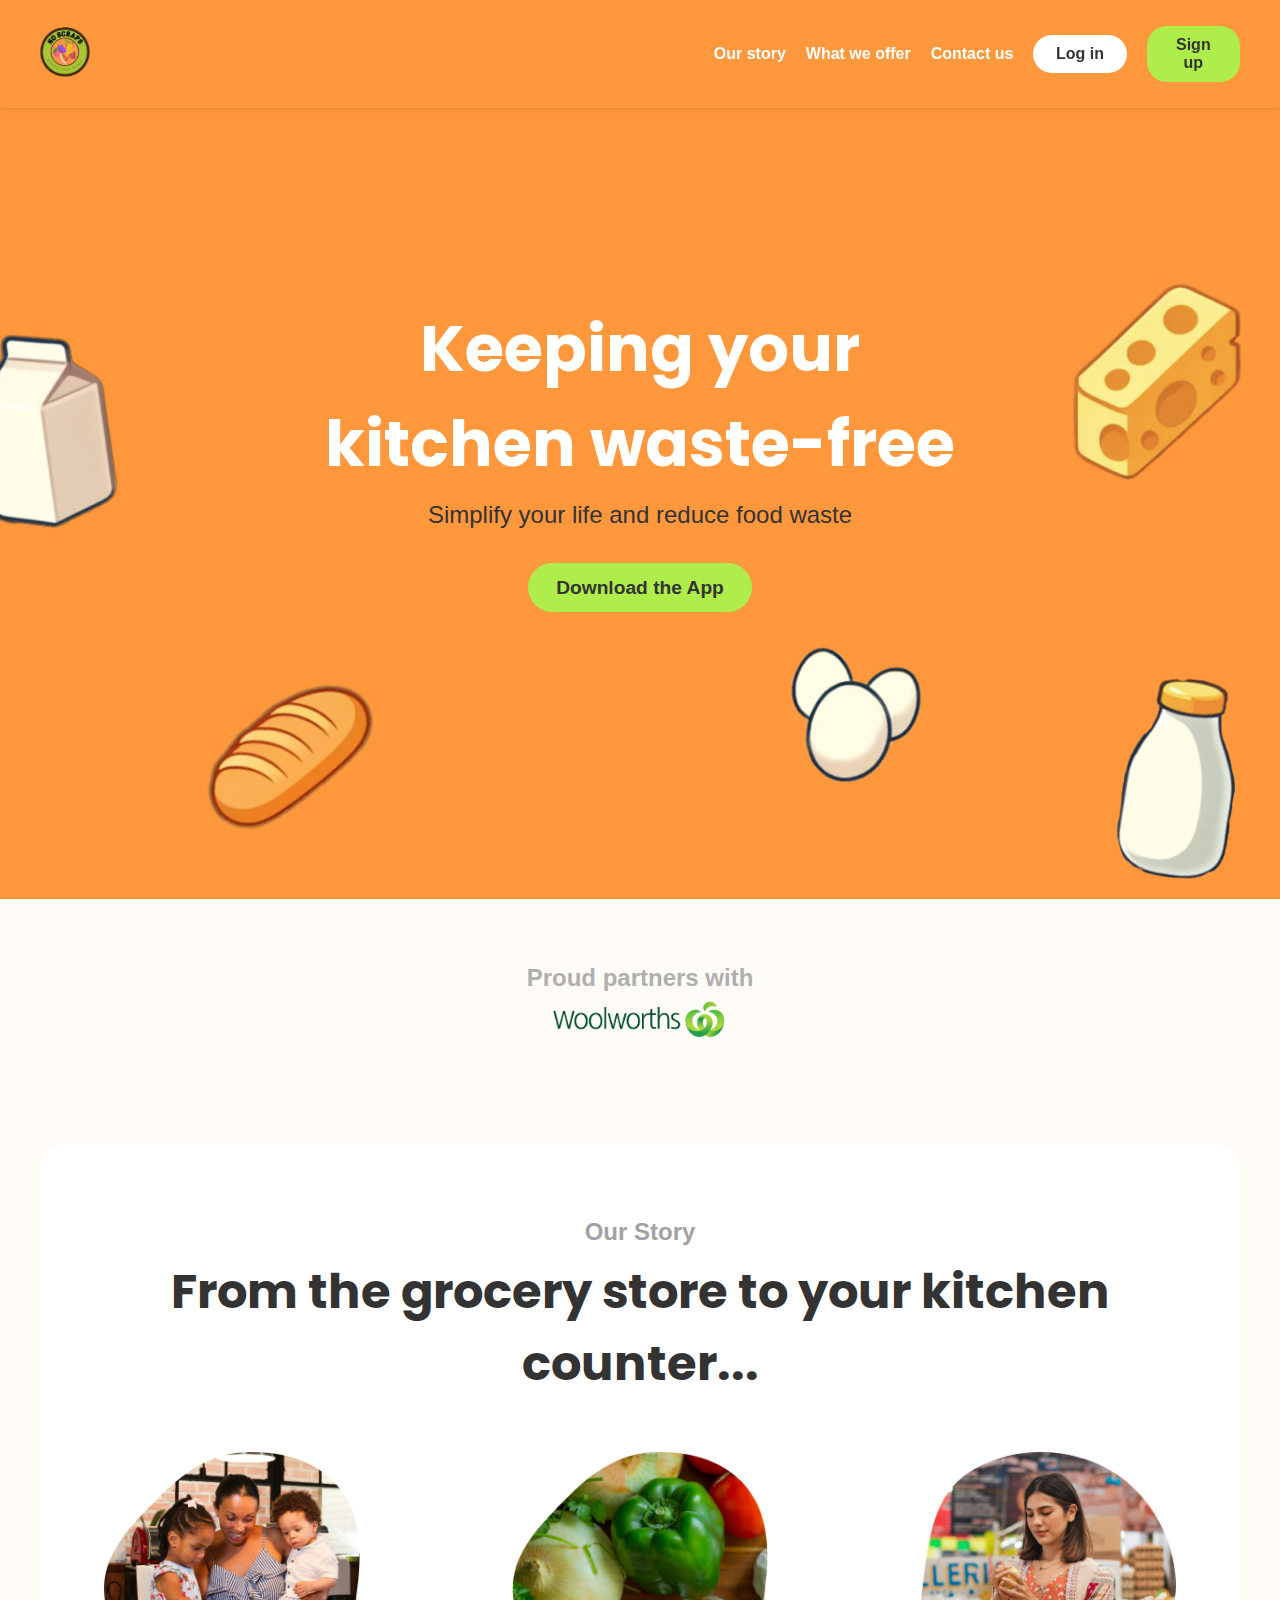
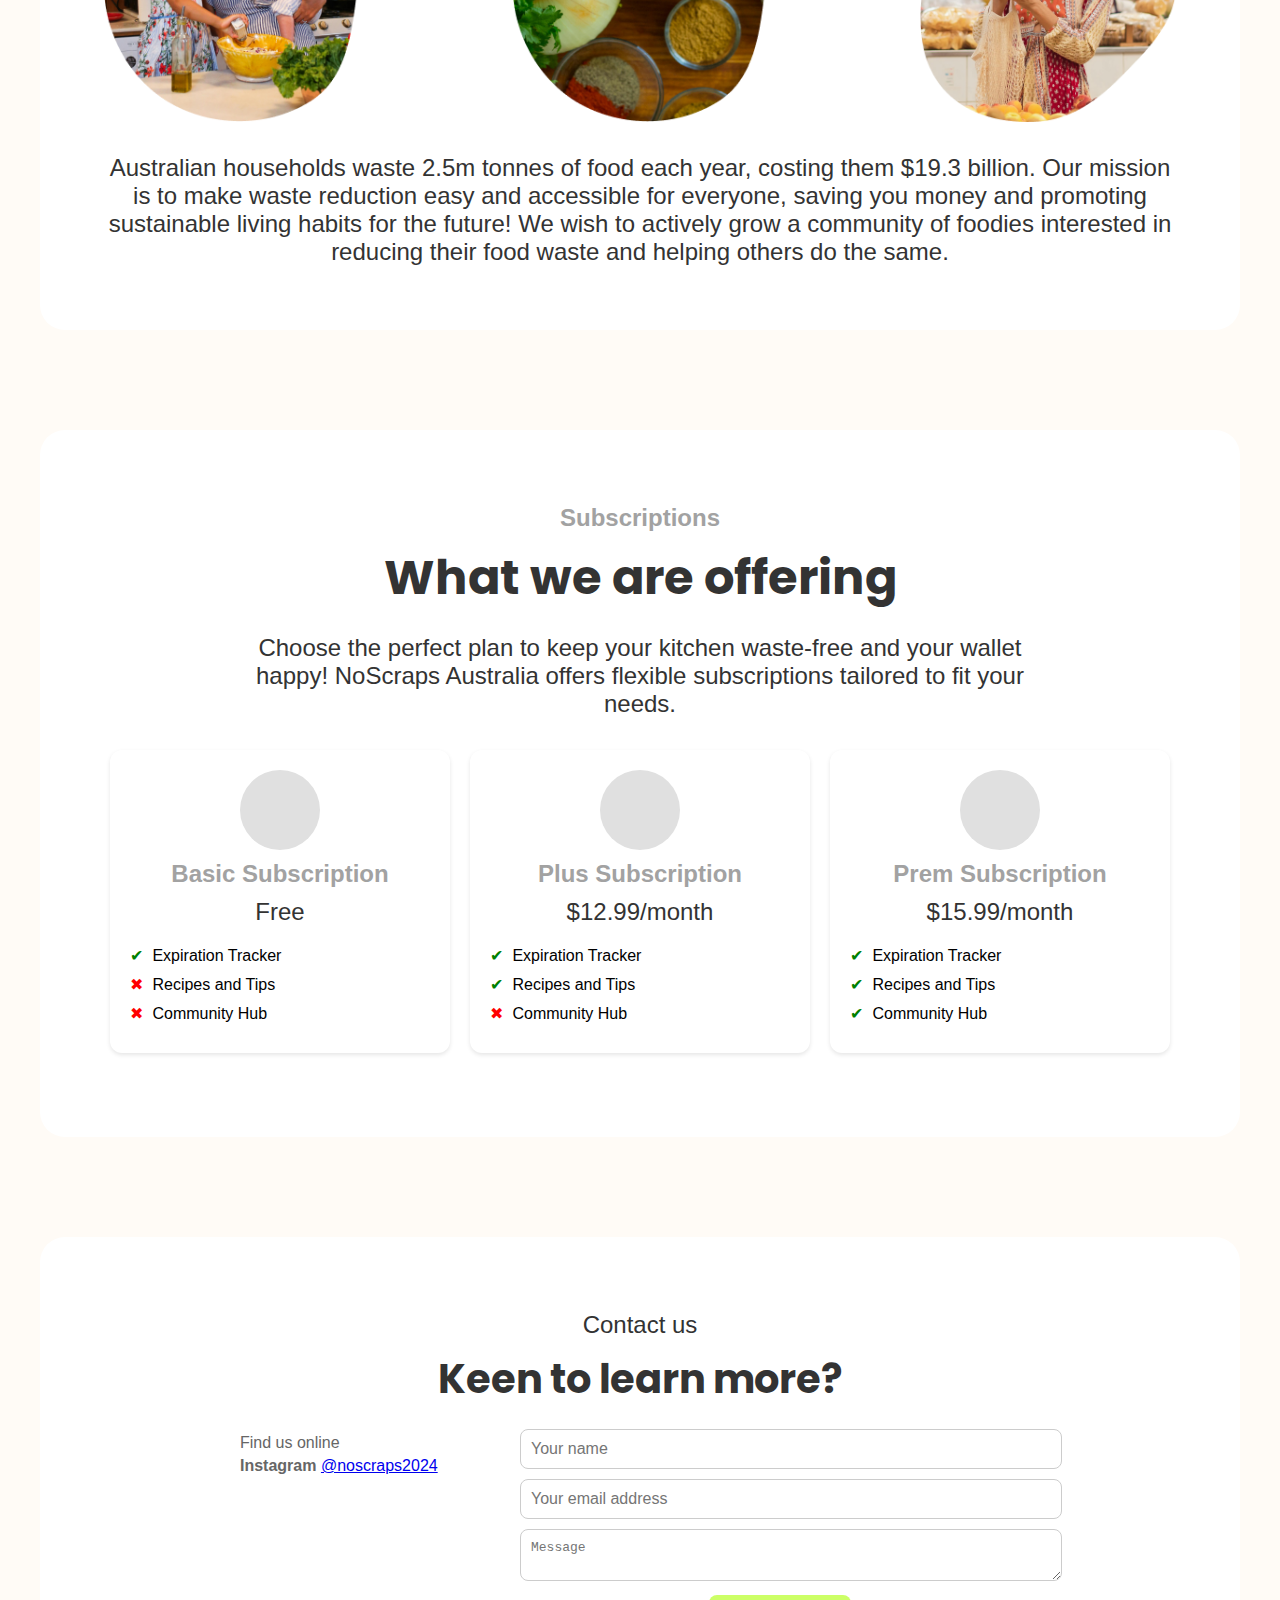
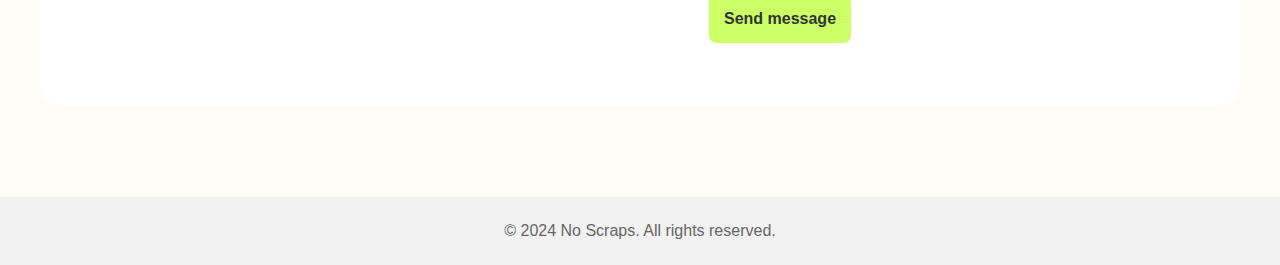
<file: index.html>
<!DOCTYPE html>
<html lang="en">

<head>
    <meta charset="UTF-8">
    <meta name="viewport" content="width=device-width, initial-scale=1.0">
    <title>No Scraps</title>
    <link rel="stylesheet" href="styles.css"> <!-- Link to your CSS file -->
    <link rel="preconnect" href="https://fonts.googleapis.com">
    <link rel="preconnect" href="https://fonts.gstatic.com" crossorigin>
    <link
        href="https://fonts.googleapis.com/css2?family=Poppins:ital,wght@0,100;0,200;0,300;0,400;0,500;0,600;0,700;0,800;0,900;1,100;1,200;1,300;1,400;1,500;1,600;1,700;1,800&display=swap"
        rel="stylesheet">
    <link rel="stylesheet" href="https://cdnjs.cloudflare.com/ajax/libs/font-awesome/5.15.3/css/all.min.css">
</head>

<body>
    <header id="top-nav">
        <div class="nav-wrapper">
            <nav>
                <div class="logo">
                    <img src="imgs/logo.png" alt="No Scraps Logo">
                </div>
                <div class="menu">
                    <ul class="nav-menu">
                        <li><a href="#our-story">Our story</a></li>
                        <li><a href="#what-we-offer">What we offer</a></li>
                        <li><a href="#contact-us">Contact us</a></li>
                    </ul>
                    <div class="nav-buttons">
                        <button class="login-btn">Log in</button>
                        <button class="signup-btn" id="open-signup">Sign up</button>
                    </div>
                </div>
            </nav>
        </div>
    </header>

    <main>
        <section id="hero">
            <div class="hero-content">
                <h1>Keeping your kitchen waste-free</h1>
                <h2>Simplify your life and reduce food waste</h2>
                <a href="#download" class="cta-button">Download the App</a>
            </div>
        </section>

        <section id="partners">
            <div class="partners-content">
                <h3>
                    Proud partners with
                </h3>
                <img src="imgs/woolies.png">
            </div>
        </section>

        <!-- Our Story Section -->
        <section id="our-story" class="our-story">
            <div class="content">
                <h2>Our Story</h2>
                <h1>From the grocery store to your kitchen counter...</h1>
                <div class="story-images">
                    <img src="imgs/story-1.png" alt="Story Image 1">
                    <img src="imgs/story-3.png" alt="Story Image 2">
                    <img src="imgs/story-2.png" alt="Story Image 3">
                </div>
                <p>Australian households waste 2.5m tonnes of food each year, costing them $19.3 billion. Our mission is to
                    make waste reduction easy and accessible for everyone, saving you money and promoting sustainable living
                    habits for the future! We wish to actively grow a community of foodies interested in reducing their food
                    waste and helping others do the same.</p>
            </div>
        </section>

        <!-- Subscriptions Section -->
        <section id="what-we-offer" class="subscriptions">
            <div class="content">
                <h2>Subscriptions</h2>
                <h1>What we are offering</h1>
                <p>Choose the perfect plan to keep your kitchen waste-free and your wallet happy! NoScraps Australia offers
                    flexible subscriptions tailored to fit your needs.</p>
                <div class="subscription-container">
                    <div class="subscription-card">
                        <div class="card-header">
                            <div class="profile-placeholder"></div>
                            <h2>Basic Subscription</h2>
                            <p>Free</p>
                        </div>
                        <ul class="features">
                            <li><span class="checkmark">✔</span> Expiration Tracker</li>
                            <li><span class="crossmark">✖</span> Recipes and Tips</li>
                            <li><span class="crossmark">✖</span> Community Hub</li>
                        </ul>
                    </div>
                    <div class="subscription-card">
                        <div class="card-header">
                            <div class="profile-placeholder"></div>
                            <h2>Plus Subscription</h2>
                            <p>$12.99/month</p>
                        </div>
                        <ul class="features">
                            <li><span class="checkmark">✔</span> Expiration Tracker</li>
                            <li><span class="checkmark">✔</span> Recipes and Tips</li>
                            <li><span class="crossmark">✖</span> Community Hub</li>
                        </ul>
                    </div>
                    <div class="subscription-card">
                        <div class="card-header">
                            <div class="profile-placeholder"></div>
                            <h2>Prem Subscription</h2>
                            <p>$15.99/month</p>
                        </div>
                        <ul class="features">
                            <li><span class="checkmark">✔</span> Expiration Tracker</li>
                            <li><span class="checkmark">✔</span> Recipes and Tips</li>
                            <li><span class="checkmark">✔</span> Community Hub</li>
                        </ul>
                    </div>
                </div>
            </div>
        </section>

        <!-- Contact Us Section -->
        <section id="contact-us" class="contact-us">
            <div class="content">
                <h2>Contact us</h2>
                <h1>Keen to learn more?</h1>
                <div class="contact-content">
                    <div class="contact-info">
                        <p>Find us online</p>
                       <p><strong>Instagram</strong> <a href="https://www.instagram.com/noscrapsapp" target="_blank">@noscraps2024</a></p>
                      
                    </div>
                    <form class="contact-form">
                        <input type="text" placeholder="Your name" required>
                        <input type="email" placeholder="Your email address" required>
                        <textarea placeholder="Message" required></textarea>
                        <button type="submit">Send message</button>
                    </form>
                </div>
            </div>
        </section>

    </main>

    <!-- Sign Up Modal -->
    <div id="signup-modal" class="modal">
        <div class="modal-content">
            <span class="close">&times;</span>
            <h1>Welcome to No Scraps</h1>
            <button class="google-btn">Continue with Google</button>
            <button class="apple-btn">Continue with Apple</button>
            <hr>
            <p>or</p>
            <form>
                <input type="text" placeholder="First name" required>
                <input type="text" placeholder="Last name" required>
                <input type="email" placeholder="Your email address" required>
                <input type="password" placeholder="Password" required>
                <p>By creating an account, you agree to the <a href="#">Terms of use</a> and <a href="#">Privacy Policy</a>.</p>
                <button type="submit" class="signup-btn">Sign up</button>
            </form>
            <button class="login-btn">Log in</button>
        </div>
    </div>

    <!-- Newsletter Sign Up Modal -->
    <div id="newsletter-modal" class="modal">
        <div class="modal-content">
            <span class="close-newsletter">&times;</span>
            <h1>Sign up to our newsletter</h1>
            <form>
                <input type="email" placeholder="Your email address" required>
                <p>By creating an account, you agree to the <a href="#">Terms of use</a> and <a href="#">Privacy Policy</a>.</p>
                <button type="submit" class="signup-btn">Submit</button>
            </form>
        </div>
    </div>

    <footer>
        <p>&copy; 2024 No Scraps. All rights reserved.</p>
    </footer>

    <script src="script.js"></script> <!-- Link to your JavaScript file -->
</body>

</html>
</file>
<file: styles.css>
/* Base styles */

body {
    margin: 0;
    font-family: "Nunito Sans", sans-serif;
    background-color: #FFFBF6;
}

p {
    margin: 0;
    font-family: "Nunito Sans", sans-serif;
}

h1 {
    font-family: "Poppins", sans-serif;
    font-weight: 700;
    font-style: normal;
    margin: 0;
}

h2 {
    font-weight: 400;
    font-size: 24px;
    margin: 0;
    font-family: "Nunito Sans", sans-serif;
}

h3 {
    font-weight: 600;
    font-size: 24px;
    margin: 0;
    font-family: "Nunito Sans", sans-serif;
}

header {
    position: fixed;
    top: 0;
    width: 100%;
    background: #FF983D; /* Orange background */
    box-shadow: 0 2px 4px rgba(0, 0, 0, 0.1);
    z-index: 1000;
    transition: top 0.3s;
}

.nav-wrapper {
    max-width: 1200px; /* Max width for the content */
    margin: 0 auto; /* Center the content */
    padding: 0 16px; /* Padding on the sides */
}

nav {
    display: flex;
    justify-content: space-between;
    align-items: center;
    padding: 16px 0;
}

.logo img {
    height: 50px;
}

.menu {
    display: flex;
    align-items: center;
}

.nav-menu {
    list-style: none;
    display: flex;
    margin: 0;
    padding: 0;
    flex-grow: 1; /* Allow the menu to grow */
    justify-content: center; /* Center the menu items */
}

.nav-menu li {
    margin-left: 20px;
}

.nav-menu a {
    text-decoration: none;
    color: white; /* White text */
    font-weight: 600;
}

.nav-buttons {
    display: flex;
    align-items: center;
}

.nav-buttons button {
    margin-left: 20px;
    padding: 10px 20px;
    border: none;
    background: white;
    color: #333;
    cursor: pointer;
    border-radius: 20px; /* Rounded buttons */
    font-weight: bold;
}

.nav-buttons .signup-btn {
    background: #AFED4A; /* Green background */
    color: #333;
}

/* Hero section */
#hero {
    background: url(imgs/background.png) no-repeat center;
    background-size: cover;
    color: white;
    display: flex;
    align-items: center;
    justify-content: center; /* Full viewport height */
    height: 100vh;
    text-align: center;
    padding-top: 0;
}

.hero-content {
    max-width: 700px; /* Optional: Limit the width of the content */
}

#hero h1 {
    font-size: 64px; /* Large text */
    margin: 0;
    padding-bottom: 0px;
}

#hero h2 {
    font-size: 24px;
    margin-bottom: 48px;
}

.cta-button {
    background: #AFED4A;
    color: #333;
    padding: 14px 28px;
    text-decoration: none;
    border-radius: 30px;
    font-weight: bold;
    font-size: 1.2em;
}

#partners {
    padding-top: 64px;
    padding-bottom: 64px;
    display: flex;
    justify-content: center;
    align-items: center;
    margin: 0;
}

#partners h3 {
    color: #afafaf;
}

.partners-content {
    display: flex;
    align-items: center;
    justify-content: center;
    flex-direction: column;
}

#partners img {
    padding-top: 6px;
    max-width: 182px;
    max-height: 42px;
}

.content {
    background-color: white;
    max-width: 1224px;
    padding: 64px 64px;
    border-radius: 25px;
    margin: 0 auto;
}

/* Our Story Section */
.our-story {
    background: #FFFBF6;
    padding: 40px;
    border-radius: 12px;
    text-align: center;
    margin-bottom: 20px;
}

.our-story h2 {
    font-size: 24px;
    font-weight: 700;
    color: #a2a2a2;
}

.our-story h1 {
    font-size: 48px;
    color: #333;
    margin-bottom: 20px;
}

.story-images {
    display: flex;
    justify-content: space-between;
    padding-top: 32px;
    padding-bottom: 32px;
}

.story-images img {
    width: 256px;
}

.our-story p {
    font-size: 24px;
    color: #333;
    min-width: 800px;
    margin: 0 auto;
}

/* Subscriptions Section */
.subscriptions {
    background: #FFFBF6;
    padding: 40px;
    border-radius: 12px;
    text-align: center;
    margin-bottom: 20px;
}

.subscriptions h2 {
    font-size: 24px;
    font-weight: 700;
    color: #a2a2a2;
}

.subscriptions h1 {
    font-size: 48px;
    color: #333;
    margin-bottom: 20px;
}

.subscriptions p {
    font-size: 24px;
    color: #333;
    max-width: 800px;
    margin: 0 auto;
}

.subscription-container {
    padding-top: 32px;
    display: flex;
    justify-content: center;
    gap: 20px;
    flex-wrap: wrap; /* Allow wrapping for responsive design */
}

.subscription-card {
    background: white;
    border-radius: 12px;
    box-shadow: 0 2px 4px rgba(0, 0, 0, 0.1);
    width: 300px;
    padding: 20px;
    text-align: center;
    margin-bottom: 20px;
}

.card-header {
    margin-bottom: 20px;
}

.profile-placeholder {
    width: 80px;
    height: 80px;
    background: #e0e0e0;
    border-radius: 50%;
    margin: 0 auto 10px auto;
}

h2 {
    margin: 10px 0;
    font-size: 1.5em;
    color: #333;
}

p {
    margin: 5px 0;
    color: #666;
}

.features {
    list-style: none;
    padding: 0;
    margin: 0;
    text-align: left;
}

.features li {
    margin: 10px 0;
    font-size: 1em;
}

.checkmark {
    color: green;
    margin-right: 5px;
}

.crossmark {
    color: red;
    margin-right: 5px;
}

/* Contact Us Section */
.contact-us {
    background: #FFFBF6;
    padding: 40px;
    border-radius: 12px;
    text-align: center;
    margin-bottom: 20px;
}

.contact-us h2 {
    font-size: 1.5em;
    color: #333;
}

.contact-us h1 {
    font-size: 2.5em;
    color: #333;
    margin-bottom: 20px;
}

.contact-content {
    display: flex;
    justify-content: space-between;
    align-items: flex-start;
    gap: 20px;
    max-width: 800px;
    margin: 0 auto;
    flex-wrap: wrap; /* Allow wrapping for responsive design */
}

.contact-info {
    flex: 1;
    text-align: left;
}

.contact-form {
    flex: 2;
    align-items: flex-start
}

.contact-form input,
.contact-form textarea {
    width: 100%;
    padding: 10px;
    margin-bottom: 10px;
    border-radius: 8px;
    border: 1px solid #ccc;
    font-size: 1em;
}

.contact-form button {
    background: #ccff66;
    border: none;
    padding: 15px;
    border-radius: 8px;
    font-size: 1em;
    color: #333;
    cursor: pointer;
    font-weight: bold;
}

footer {
    text-align: center;
    padding: 20px 0;
    background: #f1f1f1;
    margin-top: 50px;
}

/* Sign Up Modal */
.modal {
    display: none;
    position: fixed;
    z-index: 1001;
    left: 0;
    top: 0;
    width: 100%;
    height: 100%;
    overflow: auto;
    background-color: rgb(0, 0, 0);
    background-color: rgba(0, 0, 0, 0.4);
}

.modal-content {
    background-color: #FFFBF6;
    margin: 15% auto;
    padding: 48px 32px;
    border: 1px solid #888;
    width: 400PX;
    text-align: center;
    border-radius: 15px;
}
/* 
.close {
    color: #aaa;
    float: right;
    font-size: 28px;
    font-weight: bold;
} */

.close:hover,
.close:focus {
    color: black;
    text-decoration: none;
    cursor: pointer;
}

.modal-content h1 {
    font-family: "Poppins", sans-serif;
    font-weight: 700;
    font-size: 24px;
    margin-bottom: 24px;
}

.google-btn, .apple-btn, .signup-btn, .login-btn {
    display: block;
    width: 100%;
    padding: 10px;
    margin: 10px 0;
    border: none;
    border-radius: 18px;
    cursor: pointer;
    font-size: 18px;
}

.google-btn {
    background-color: #fff;
    border: 1px solid #ddd;
    color: #333;
}

.apple-btn {
    background-color: #fff;
    border: 1px solid #ddd;
    color: #333;
}

.signup-btn {
    background-color: #AFED4A;
    color: #333;
}

.login-btn {
    background-color: #fff;
    border: 1px solid #ddd;
    color: #333;
}


.modal-content form input {
    width: calc(100% - 20px);
    margin: 5px;
    padding: 10px;
    border: 1px solid #ddd;
    border-radius: 8px;
}

.modal-content form input[type="email"],
.modal-content form input[type="password"] {
    width: calc(100% - 20px);
    margin: 5px 10px;
}

.modal-content form p {
    font-size: 18px;
}

.modal-content form a {
    color: #AFED4A;
    text-decoration: none;
}


/* Media Queries for responsiveness */

@media (max-width: 1200px) {
    .nav-wrapper {
        padding: 0 32px;
    }

    .content {
        padding: 64px 32px;
    }
}

@media (max-width: 768px) {
    .nav-wrapper {
        padding: 0 16px;
    }

    .nav-menu {
        flex-direction: column;
        align-items: center;
    }

    .nav-menu li {
        margin-left: 0;
        margin-bottom: 10px;
    }

    .nav-buttons {
        flex-direction: column;
    }

    .nav-buttons button {
        margin-left: 0;
        margin-bottom: 10px;
    }

    #hero h1 {
        font-size: 48px;
    }

    .hero-content {
        padding: 0 16px;
    }

    .story-images {
        flex-direction: column;
        align-items: center;
    }

    .story-images img {
        width: 80%;
        margin-bottom: 20px;
    }

    .contact-content {
        flex-direction: column;
        align-items: center;
    }

    .contact-info, .contact-form {
        width: 100%;
    }
}

@media (max-width: 480px) {
    .nav-wrapper {
        padding: 0 8px;
    }

    #hero h1 {
        font-size: 36px;
    }

    #hero h2 {
        font-size: 18px;
    }

    .cta-button {
        padding: 10px 20px;
        font-size: 1em;
    }

    .subscription-card {
        width: 100%;
        margin-bottom: 20px;
    }

    .contact-content {
        flex-direction: column;
        align-items: center;
    }

    .contact-info, .contact-form {
        width: 100%;
    }
}
/* Modal styles (reuse the existing modal styles and add specifics for the newsletter modal) */

.modal {
    display: none;
    position: fixed;
    z-index: 1001;
    left: 0;
    top: 0;
    width: 100%;
    height: 100%;
    overflow: auto;
    background-color: rgb(0, 0, 0);
    background-color: rgba(0, 0, 0, 0.4);
}

.modal-content {
    background-color: #fefefe;
    margin: 15% auto;
    padding: 20px;
    border: 1px solid #888;
    width: 80%;
    max-width: 500px;
    text-align: center;
    border-radius: 8px;
}

.close, .close-newsletter {
    color: #aaa;
    float: right;
    font-size: 28px;
    font-weight: bold;
}

.close:hover, .close:focus, .close-newsletter:hover, .close-newsletter:focus {
    color: black;
    text-decoration: none;
    cursor: pointer;
}

.modal-content h1 {
    font-family: "Poppins", sans-serif;
    font-weight: 700;
    font-size: 24px;
    margin-bottom: 20px;
}

.modal-content form input {
    width: calc(100% - 20px);
    margin: 5px 10px;
    padding: 10px;
    border: 1px solid #ddd;
    border-radius: 4px;
}

.modal-content form p {
    font-size: 12px;
}

.modal-content form a {
    color: #AFED4A;
    text-decoration: none;
}

.google-btn, .apple-btn, .signup-btn, .login-btn {
    display: block;
    width: 100%;
    padding: 10px;
    margin: 10px 0;
    border: none;
    border-radius: 4px;
    cursor: pointer;
    font-size: 16px;
}

.google-btn {
    background-color: #fff;
    border: 1px solid #ddd;
    color: #333;
}

.apple-btn {
    background-color: #333;
    color: #fff;
}

.signup-btn {
    background-color: #AFED4A;
    color: #333;
}

.login-btn {
    background-color: #fff;
    border: 1px solid #ddd;
    color: #333;
}

.modal-content hr {
    border: 0;
    border-top: 1px solid #eee;
    margin: 20px 0;
}
</file>
